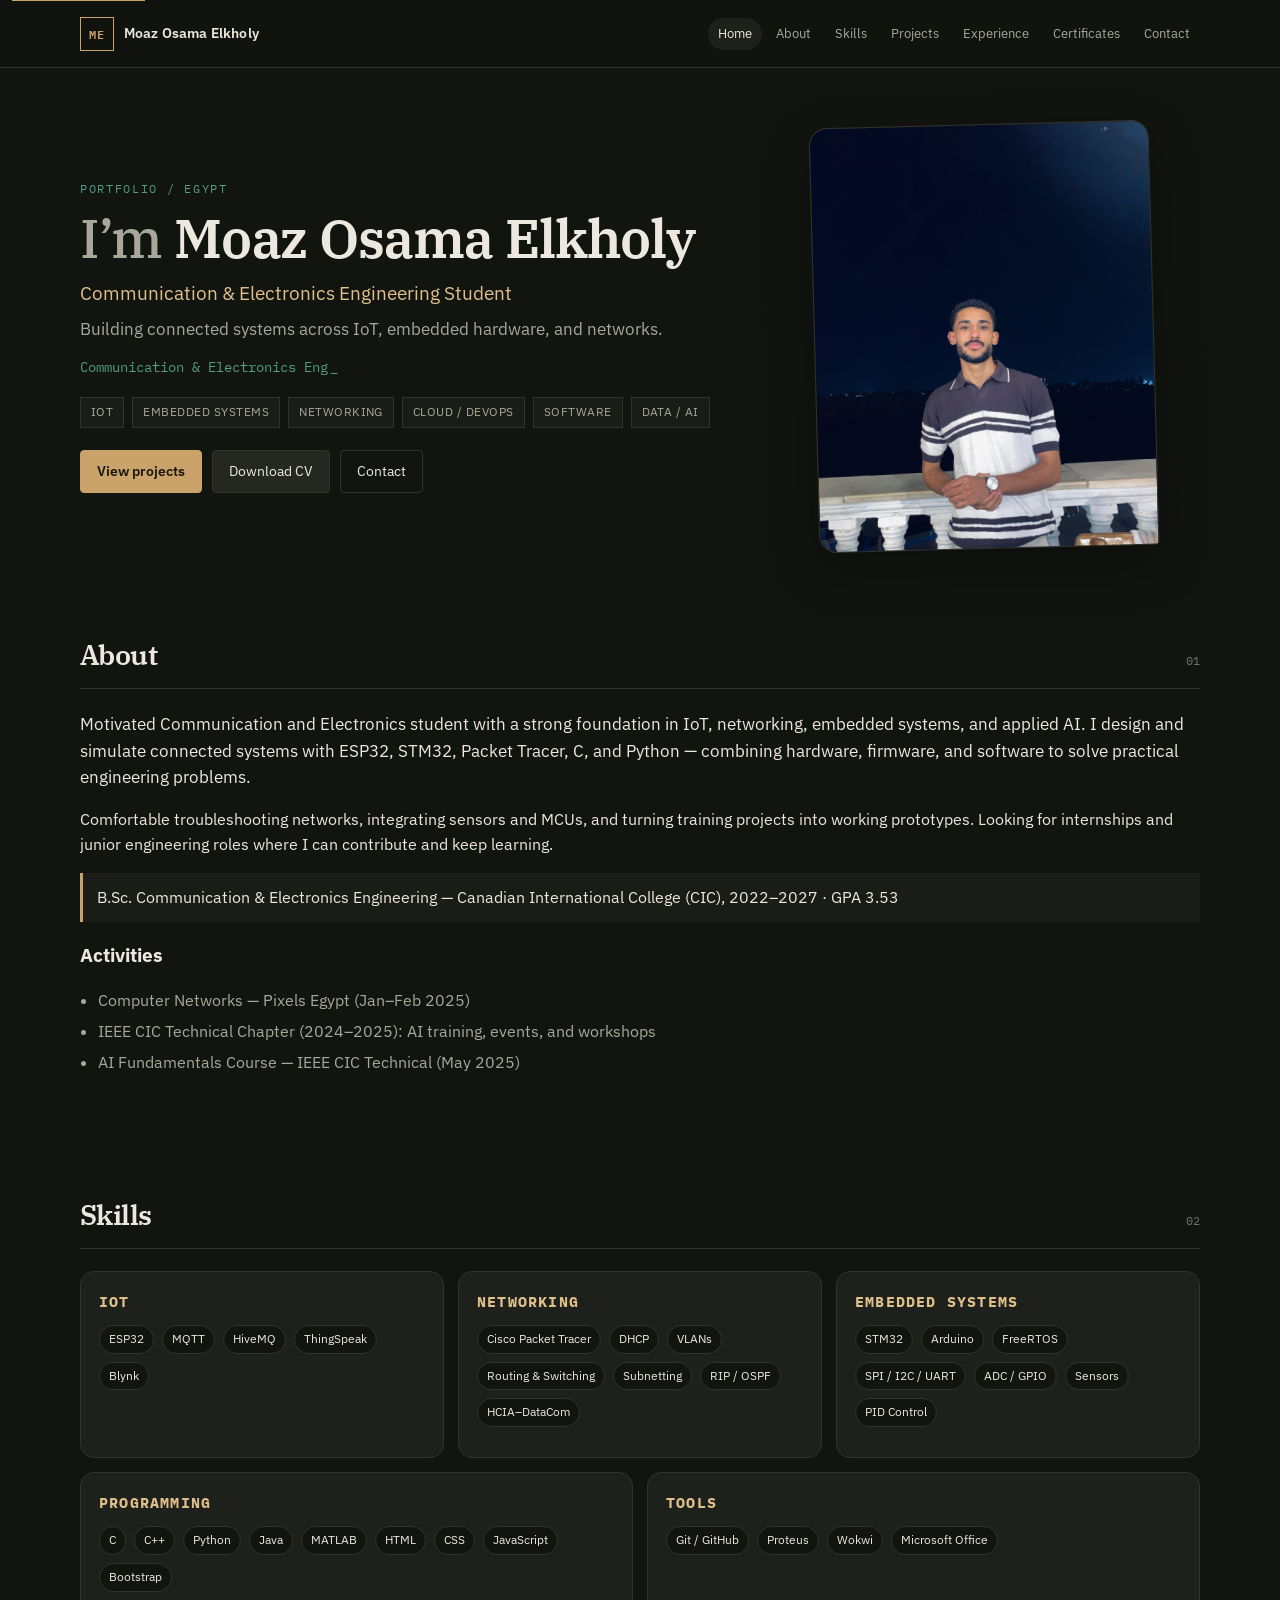
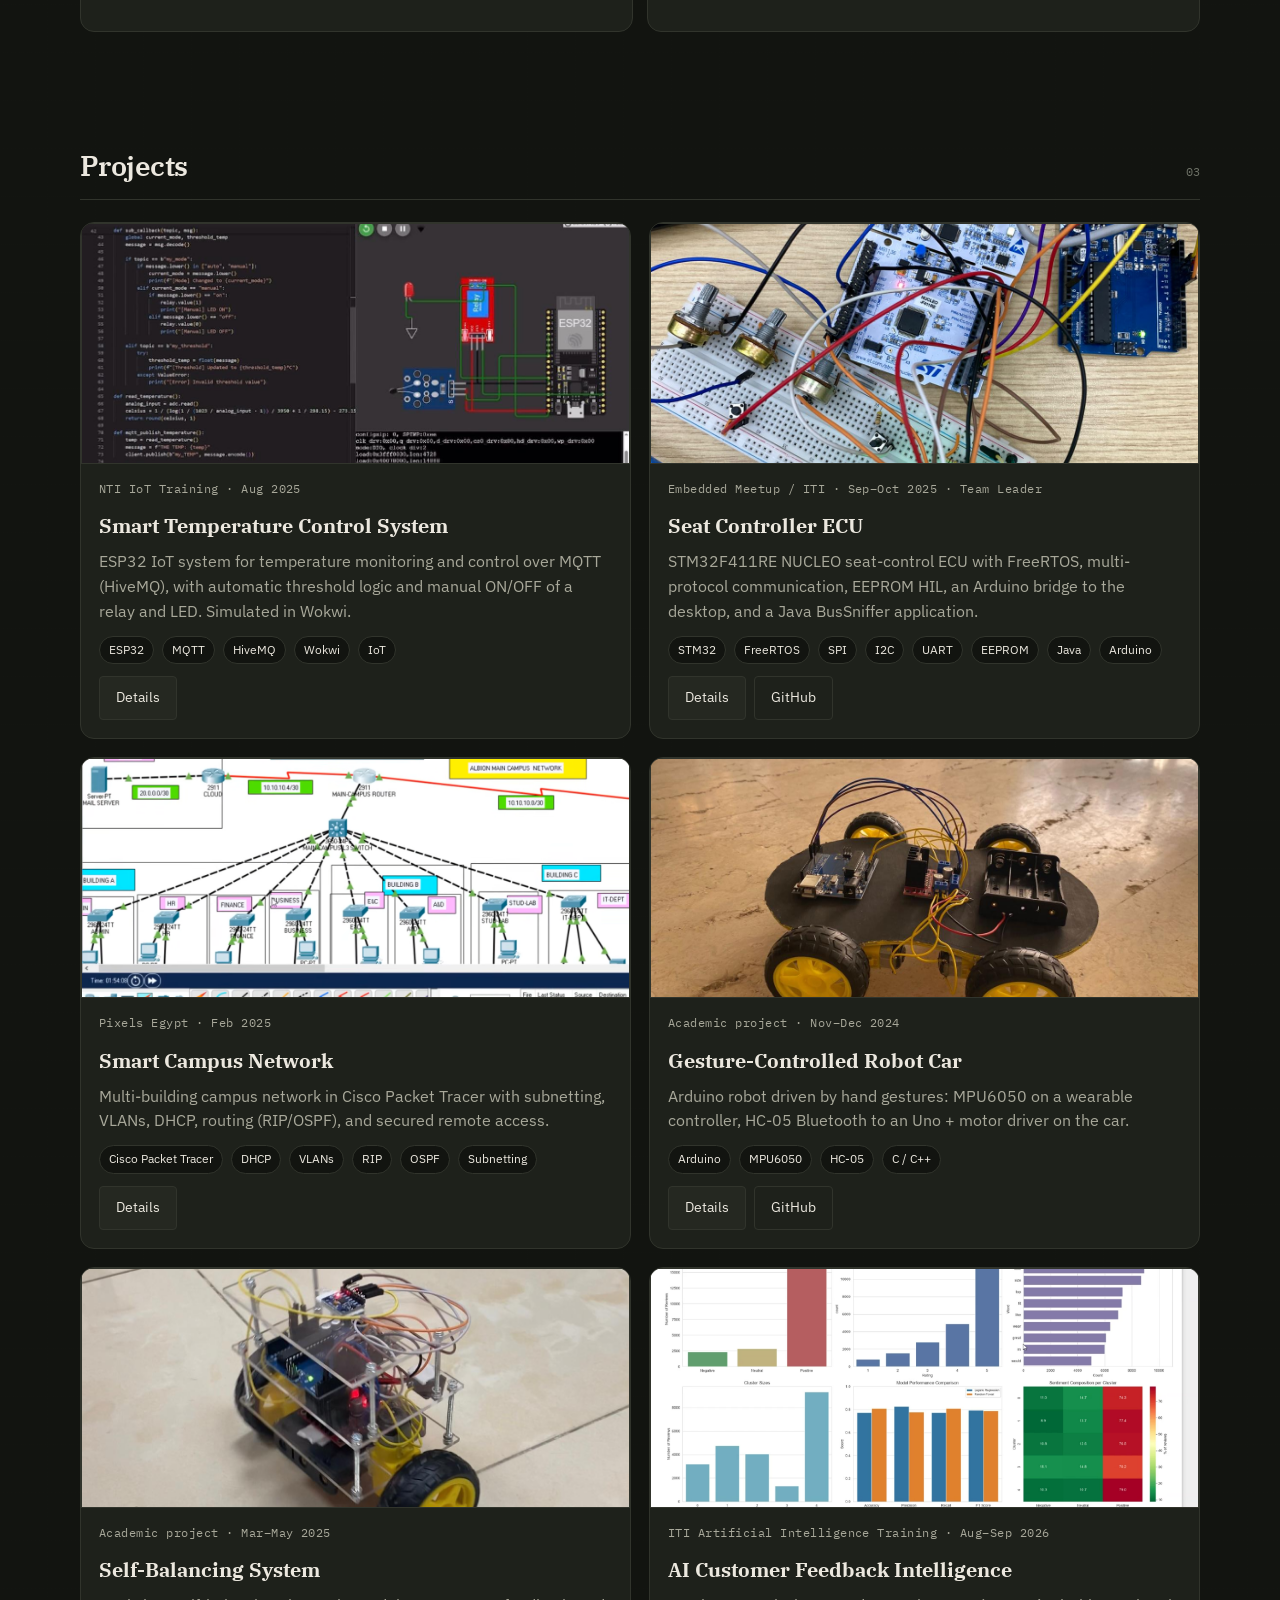
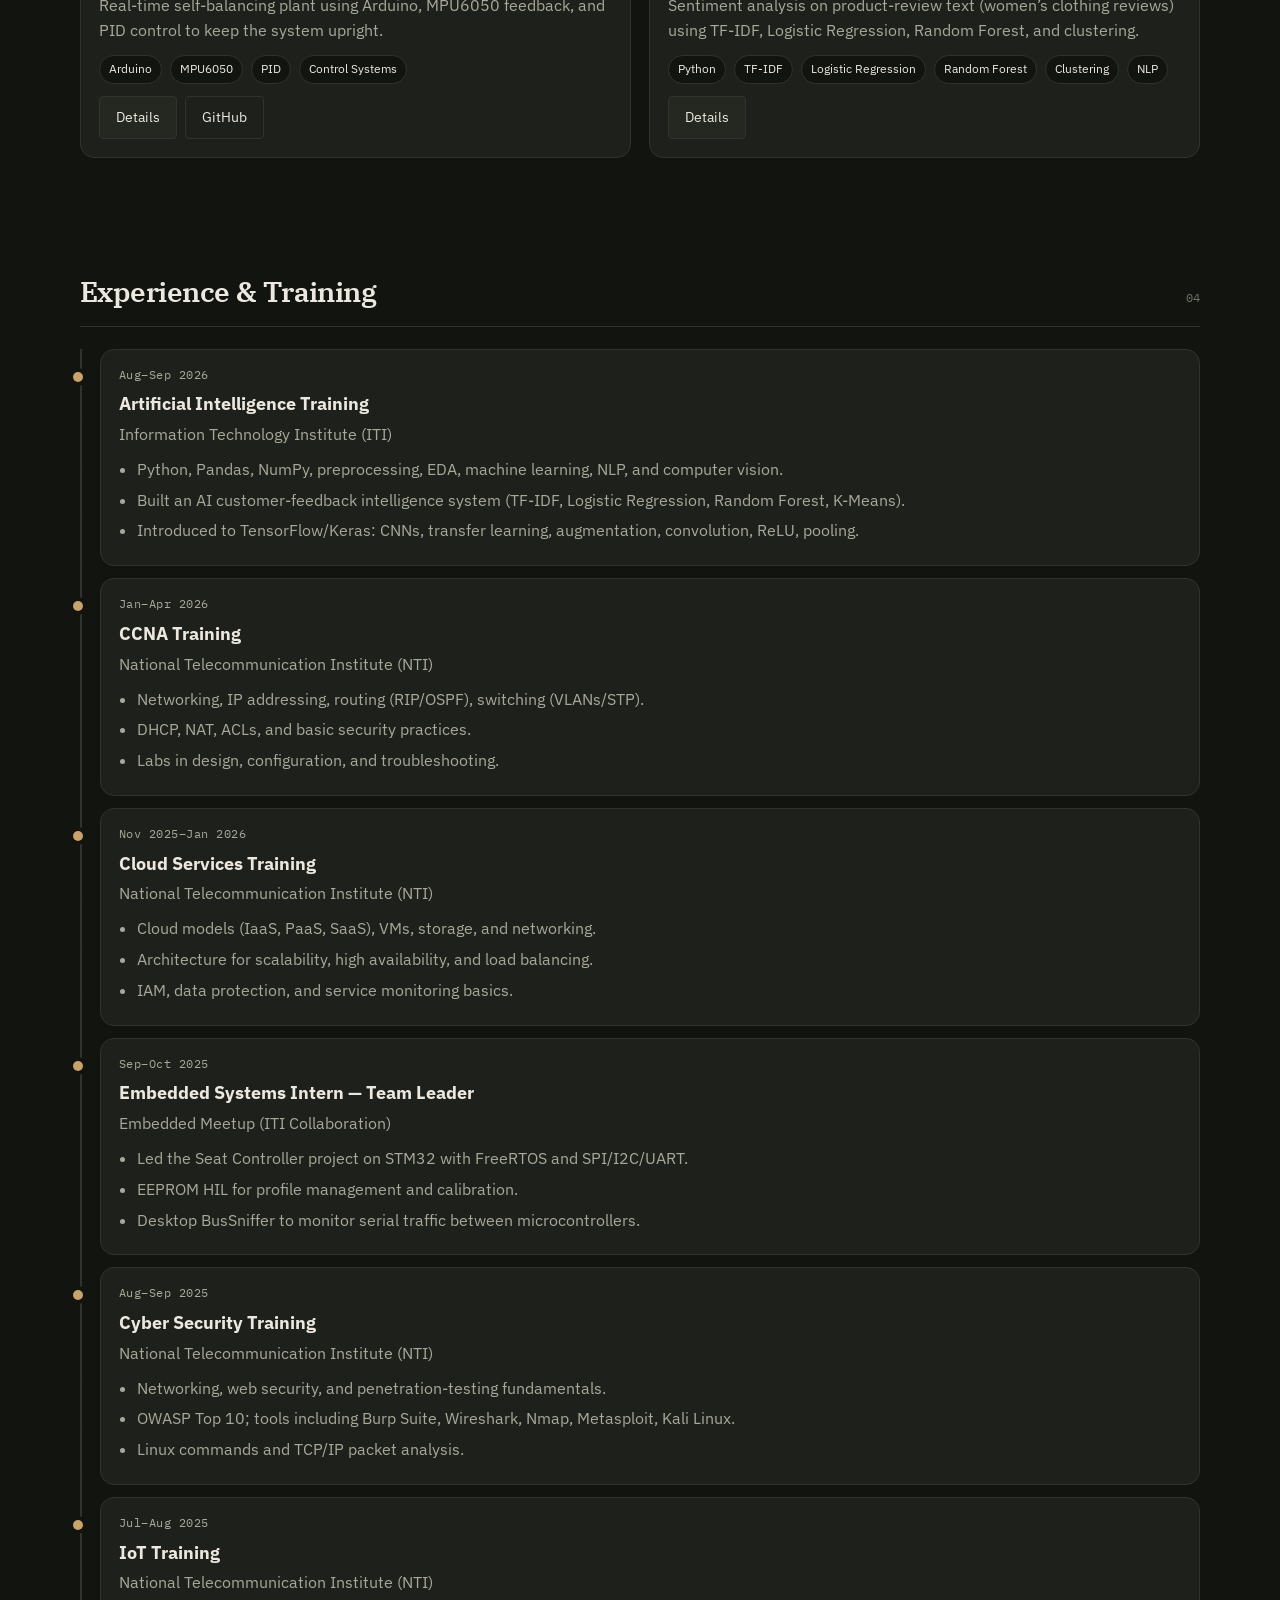
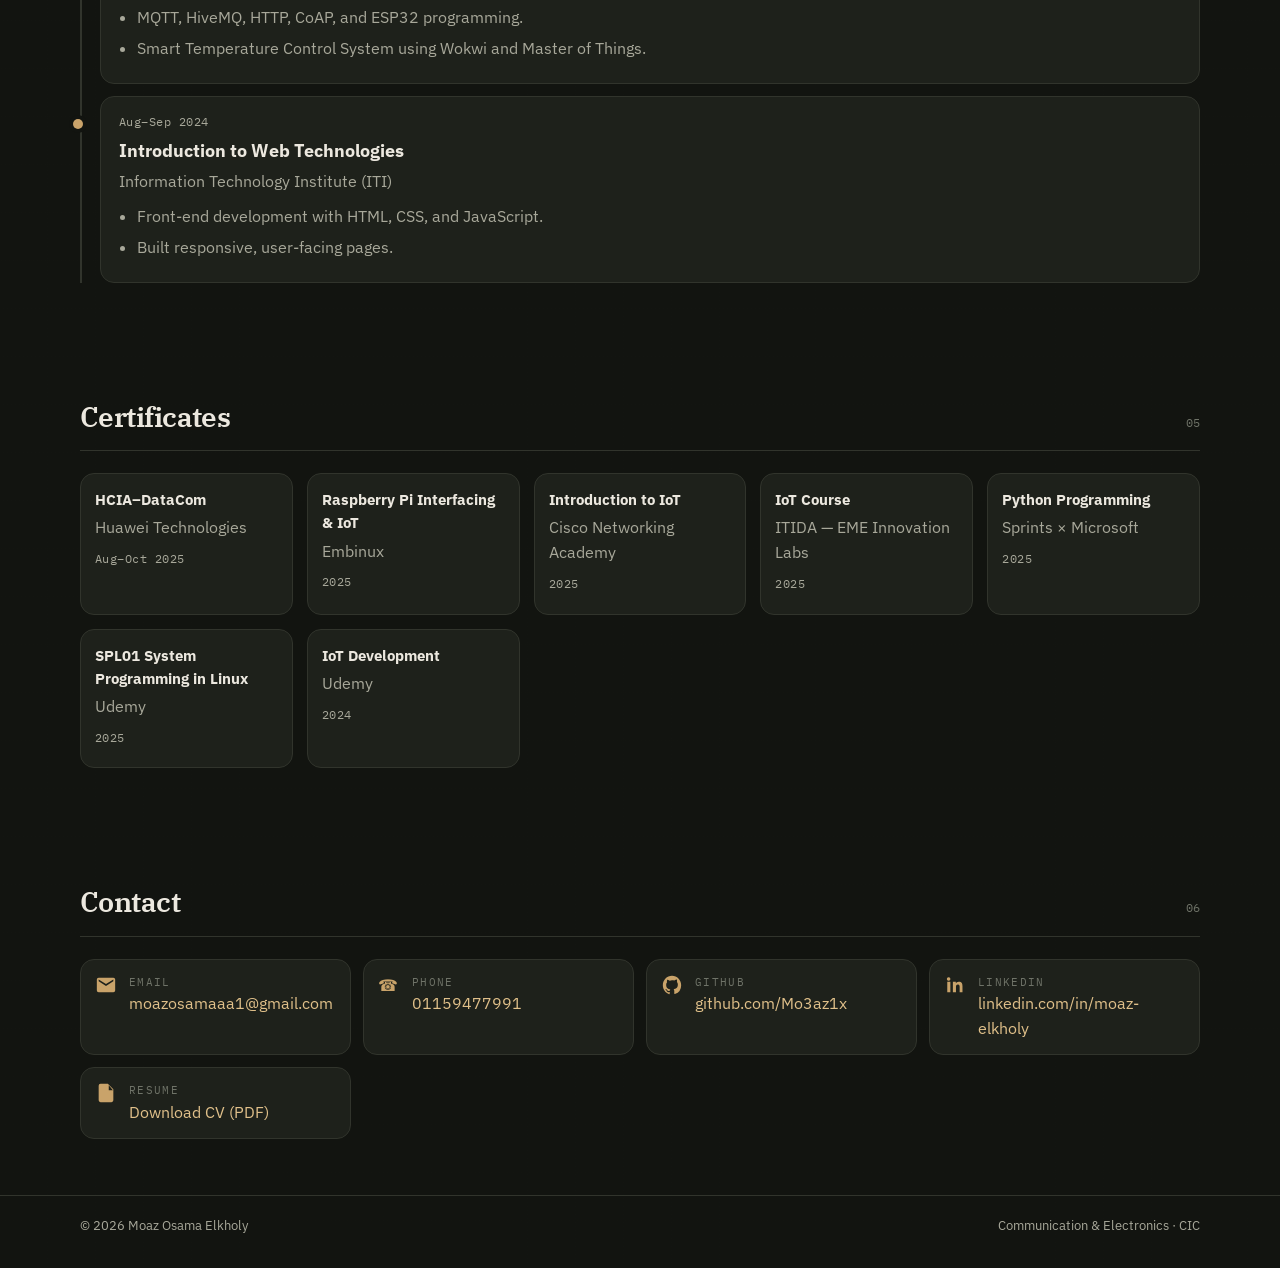
<file: index.html>
<!DOCTYPE html>
<html lang="en">
<head>
  <meta charset="UTF-8">
  <meta name="viewport" content="width=device-width, initial-scale=1.0">
  <title>Moaz Osama Elkholy — Portfolio</title>
  <meta name="description" content="Portfolio of Moaz Osama Elkholy: Communication & Electronics Engineering — IoT, embedded systems, networking, cloud, and software.">
  <meta name="color-scheme" content="dark">
  <meta property="og:title" content="Moaz Osama Elkholy — Portfolio">
  <meta property="og:description" content="IoT, embedded systems, networking, cloud, and software projects.">
  <link rel="preconnect" href="https://fonts.googleapis.com">
  <link rel="preconnect" href="https://fonts.gstatic.com" crossorigin>
  <link href="https://fonts.googleapis.com/css2?family=IBM+Plex+Mono:wght@400;500&family=IBM+Plex+Sans:wght@400;500;600&family=IBM+Plex+Serif:wght@500;600&display=swap" rel="stylesheet">
  <link rel="stylesheet" href="css/styles.css">
  <link rel="icon" href="data:image/svg+xml,%3Csvg xmlns='http://www.w3.org/2000/svg' viewBox='0 0 64 64'%3E%3Crect width='64' height='64' fill='%23121410'/%3E%3Ctext x='8' y='44' font-family='monospace' font-size='28' fill='%23c9a36a'%3EME%3C/text%3E%3C/svg%3E">
</head>
<body data-asset-prefix="">
  <a class="skip-link" href="#home">Skip to content</a>
  <header class="site-header" data-header></header>

  <main>
    <section id="home" class="hero">
      <div class="container">
        <div data-hero class="reveal"></div>
      </div>
    </section>

    <section id="about" class="section">
      <div class="container">
        <div class="section-head">
          <h2>About</h2>
          <span class="section-kicker">01</span>
        </div>
        <div data-about></div>
      </div>
    </section>

    <section id="skills" class="section">
      <div class="container">
        <div class="section-head">
          <h2>Skills</h2>
          <span class="section-kicker">02</span>
        </div>
        <div class="skills-grid" data-skills></div>
      </div>
    </section>

    <section id="projects" class="section">
      <div class="container">
        <div class="section-head">
          <h2>Projects</h2>
          <span class="section-kicker">03</span>
        </div>
        <div class="projects-grid" data-projects></div>
      </div>
    </section>

    <section id="experience" class="section">
      <div class="container">
        <div class="section-head">
          <h2>Experience & Training</h2>
          <span class="section-kicker">04</span>
        </div>
        <div class="timeline" data-experience></div>
      </div>
    </section>

    <section id="certificates" class="section">
      <div class="container">
        <div class="section-head">
          <h2>Certificates</h2>
          <span class="section-kicker">05</span>
        </div>
        <div class="certs-grid" data-certificates></div>
      </div>
    </section>

    <section id="contact" class="section">
      <div class="container">
        <div class="section-head">
          <h2>Contact</h2>
          <span class="section-kicker">06</span>
        </div>
        <div data-contact></div>
      </div>
    </section>
  </main>

  <footer class="site-footer" data-footer></footer>

  <noscript>
    <p style="padding:2rem;color:#ece8df;">This portfolio needs JavaScript enabled. You can also download the CV from assets/Moaz_Elkholy_CV.pdf</p>
  </noscript>

  <!-- Edit your information in js/content.js -->
  <script src="js/content.js"></script>
  <script src="js/render.js"></script>
  <script src="js/app.js"></script>
</body>
</html>
</file>
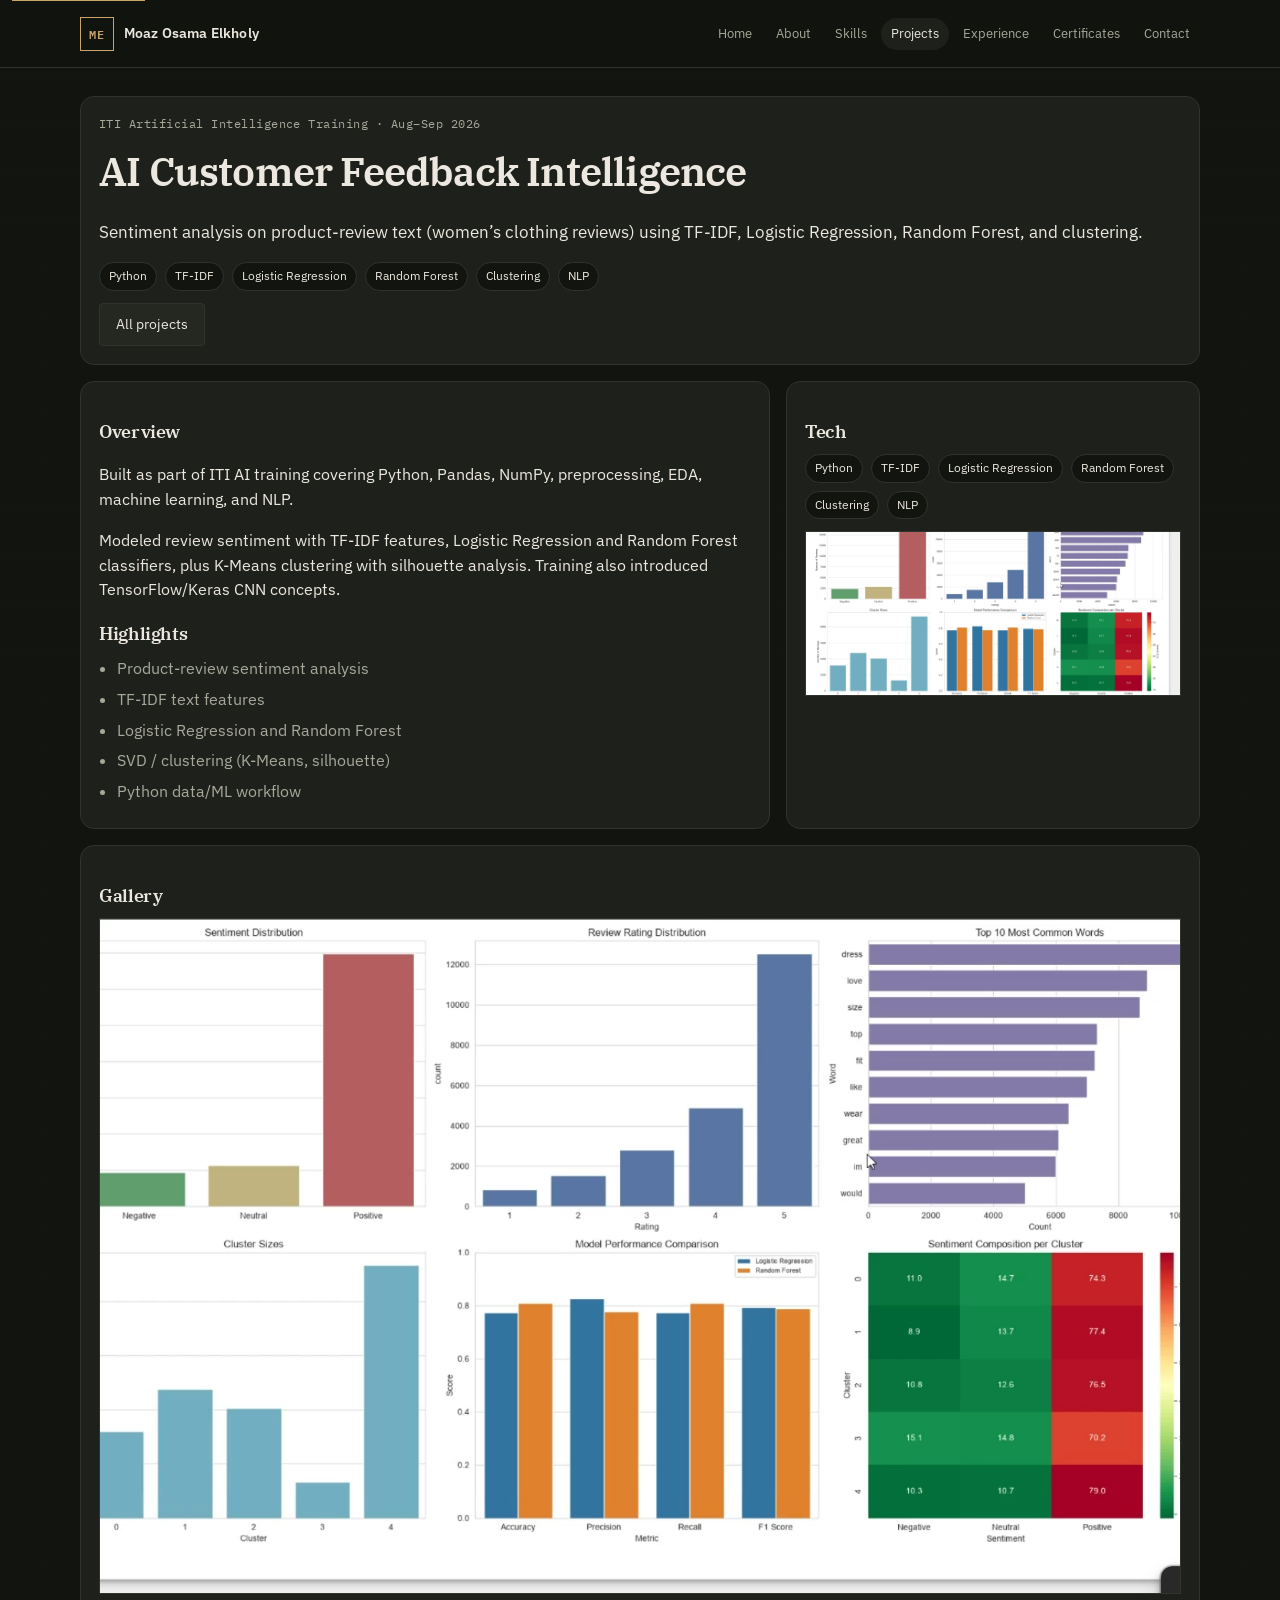
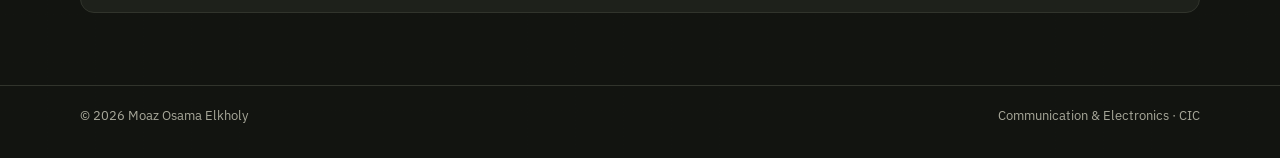
<file: projects/ai-feedback.html>
﻿<!DOCTYPE html>
<html lang="en">
<head>
  <meta charset="UTF-8">
  <meta name="viewport" content="width=device-width, initial-scale=1.0">
  <title>AI Customer Feedback Intelligence — Moaz Osama Elkholy</title>
  <meta name="description" content="Sentiment analysis with TF-IDF, Logistic Regression, and Random Forest.">
  <meta name="color-scheme" content="dark">
  <link rel="preconnect" href="https://fonts.googleapis.com">
  <link rel="preconnect" href="https://fonts.gstatic.com" crossorigin>
  <link href="https://fonts.googleapis.com/css2?family=IBM+Plex+Mono:wght@400;500&family=IBM+Plex+Sans:wght@400;500;600&family=IBM+Plex+Serif:wght@500;600&display=swap" rel="stylesheet">
  <link rel="stylesheet" href="../css/styles.css">
  <link rel="icon" href="data:image/svg+xml,%3Csvg xmlns='http://www.w3.org/2000/svg' viewBox='0 0 64 64'%3E%3Crect width='64' height='64' fill='%23121410'/%3E%3Ctext x='8' y='44' font-family='monospace' font-size='28' fill='%23c9a36a'%3EME%3C/text%3E%3C/svg%3E">
</head>
<body data-asset-prefix="../" data-project-id="ai-feedback">
  <a class="skip-link" href="#project">Skip to content</a>
  <header class="site-header" data-header></header>
  <main id="project" class="section content">
    <div class="container" data-project></div>
  </main>
  <footer class="site-footer" data-footer></footer>
  <script src="../js/content.js"></script>
  <script src="../js/render.js"></script>
  <script src="../js/project.js"></script>
</body>
</html>
</file>
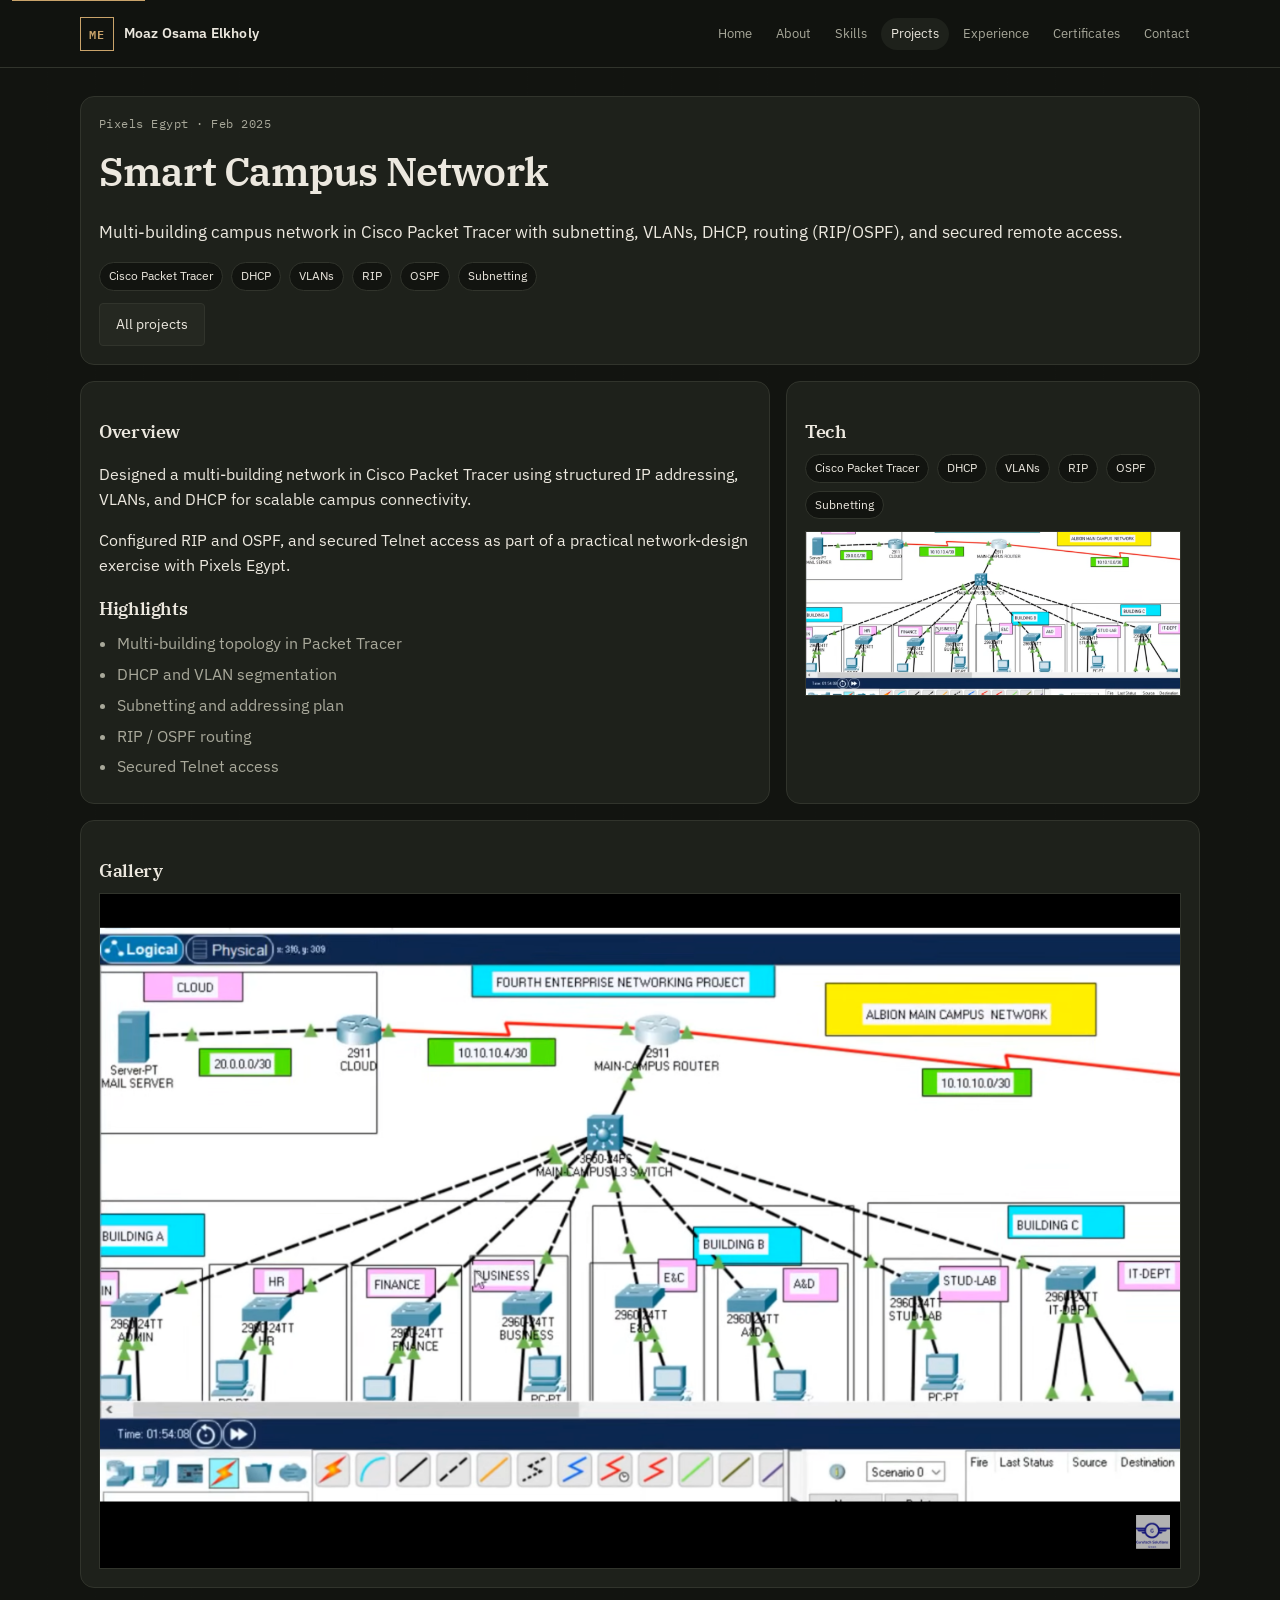
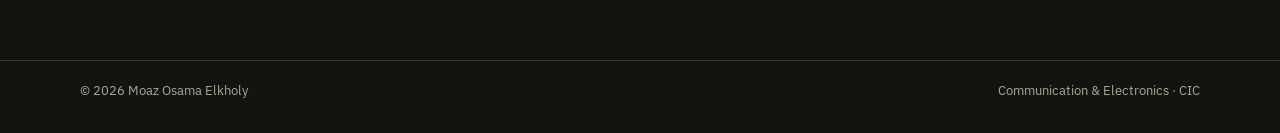
<file: projects/campus-network.html>
﻿<!DOCTYPE html>
<html lang="en">
<head>
  <meta charset="UTF-8">
  <meta name="viewport" content="width=device-width, initial-scale=1.0">
  <title>Smart Campus Network — Moaz Osama Elkholy</title>
  <meta name="description" content="Multi-building campus network in Cisco Packet Tracer.">
  <meta name="color-scheme" content="dark">
  <link rel="preconnect" href="https://fonts.googleapis.com">
  <link rel="preconnect" href="https://fonts.gstatic.com" crossorigin>
  <link href="https://fonts.googleapis.com/css2?family=IBM+Plex+Mono:wght@400;500&family=IBM+Plex+Sans:wght@400;500;600&family=IBM+Plex+Serif:wght@500;600&display=swap" rel="stylesheet">
  <link rel="stylesheet" href="../css/styles.css">
  <link rel="icon" href="data:image/svg+xml,%3Csvg xmlns='http://www.w3.org/2000/svg' viewBox='0 0 64 64'%3E%3Crect width='64' height='64' fill='%23121410'/%3E%3Ctext x='8' y='44' font-family='monospace' font-size='28' fill='%23c9a36a'%3EME%3C/text%3E%3C/svg%3E">
</head>
<body data-asset-prefix="../" data-project-id="campus-network">
  <a class="skip-link" href="#project">Skip to content</a>
  <header class="site-header" data-header></header>
  <main id="project" class="section content">
    <div class="container" data-project></div>
  </main>
  <footer class="site-footer" data-footer></footer>
  <script src="../js/content.js"></script>
  <script src="../js/render.js"></script>
  <script src="../js/project.js"></script>
</body>
</html>
</file>
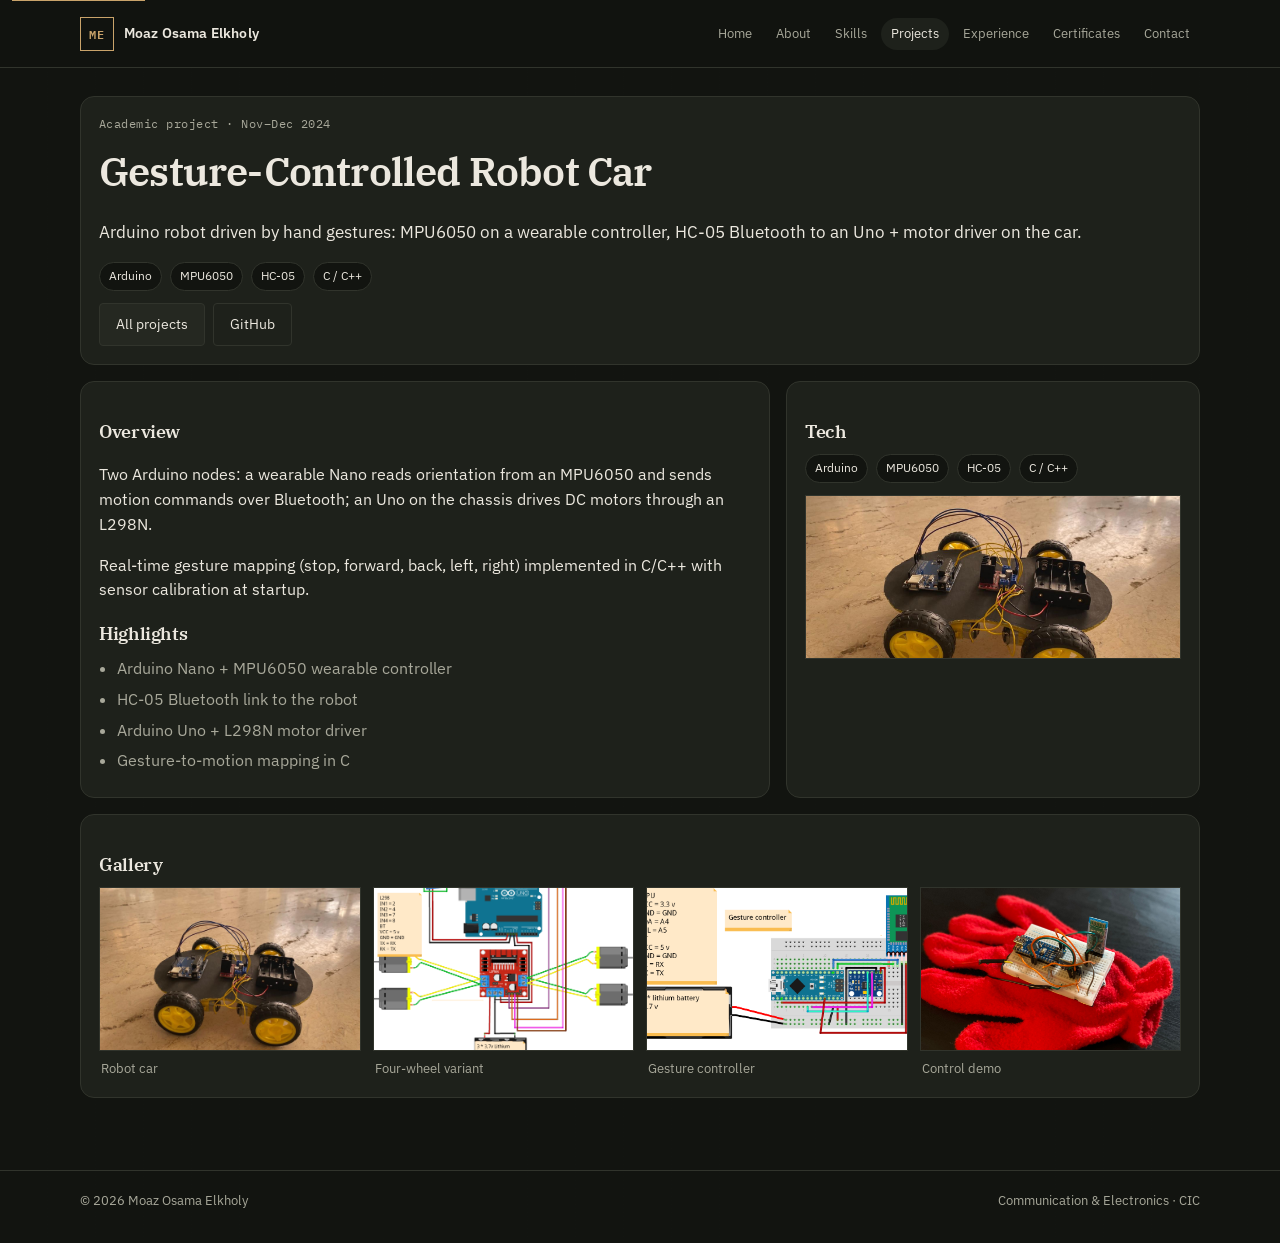
<file: projects/gesture-car.html>
﻿<!DOCTYPE html>
<html lang="en">
<head>
  <meta charset="UTF-8">
  <meta name="viewport" content="width=device-width, initial-scale=1.0">
  <title>Gesture-Controlled Robot Car — Moaz Osama Elkholy</title>
  <meta name="description" content="Arduino gesture-controlled robot car using MPU6050 and HC-05.">
  <meta name="color-scheme" content="dark">
  <link rel="preconnect" href="https://fonts.googleapis.com">
  <link rel="preconnect" href="https://fonts.gstatic.com" crossorigin>
  <link href="https://fonts.googleapis.com/css2?family=IBM+Plex+Mono:wght@400;500&family=IBM+Plex+Sans:wght@400;500;600&family=IBM+Plex+Serif:wght@500;600&display=swap" rel="stylesheet">
  <link rel="stylesheet" href="../css/styles.css">
  <link rel="icon" href="data:image/svg+xml,%3Csvg xmlns='http://www.w3.org/2000/svg' viewBox='0 0 64 64'%3E%3Crect width='64' height='64' fill='%23121410'/%3E%3Ctext x='8' y='44' font-family='monospace' font-size='28' fill='%23c9a36a'%3EME%3C/text%3E%3C/svg%3E">
</head>
<body data-asset-prefix="../" data-project-id="gesture-car">
  <a class="skip-link" href="#project">Skip to content</a>
  <header class="site-header" data-header></header>
  <main id="project" class="section content">
    <div class="container" data-project></div>
  </main>
  <footer class="site-footer" data-footer></footer>
  <script src="../js/content.js"></script>
  <script src="../js/render.js"></script>
  <script src="../js/project.js"></script>
</body>
</html>
</file>
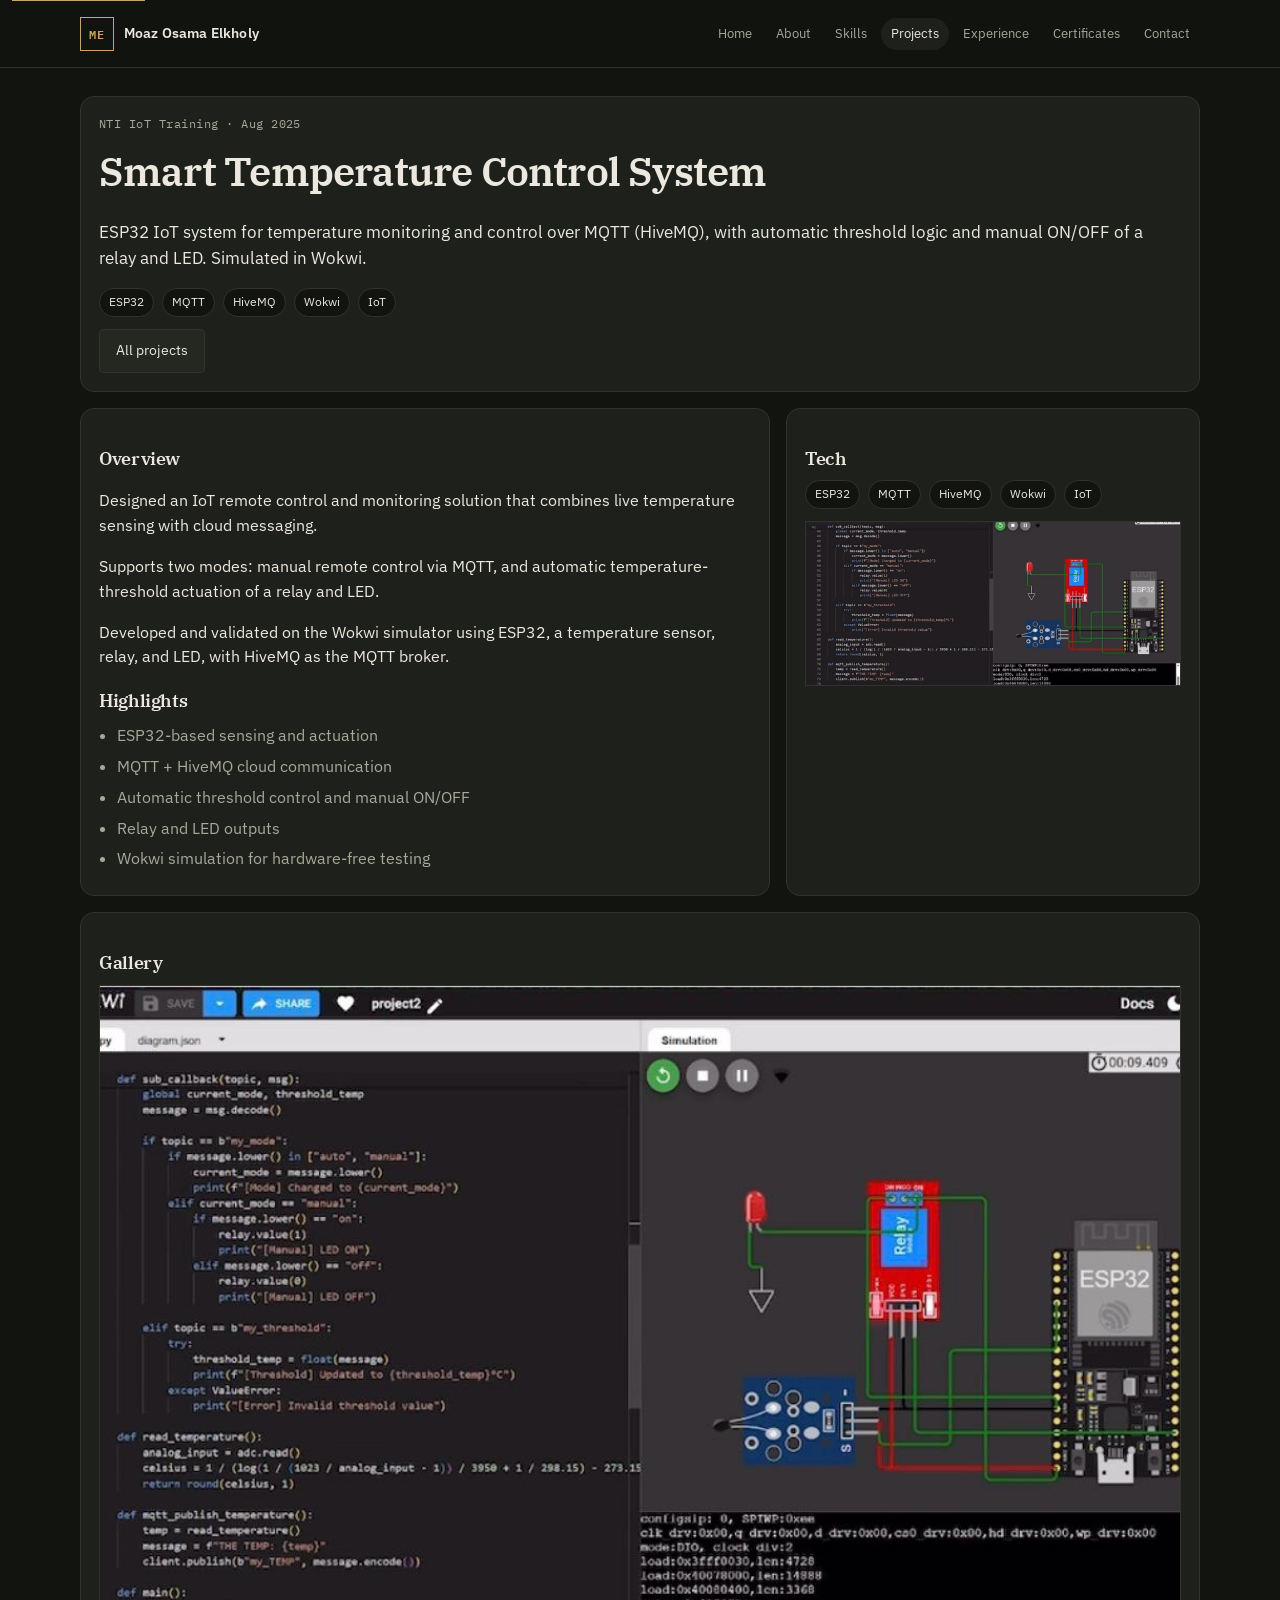
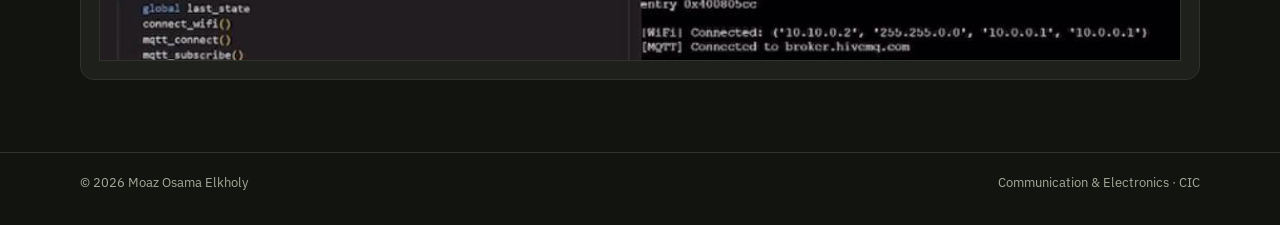
<file: projects/iot-temperature.html>
﻿<!DOCTYPE html>
<html lang="en">
<head>
  <meta charset="UTF-8">
  <meta name="viewport" content="width=device-width, initial-scale=1.0">
  <title>Smart Temperature Control System — Moaz Osama Elkholy</title>
  <meta name="description" content="ESP32 MQTT temperature monitoring and control with HiveMQ.">
  <meta name="color-scheme" content="dark">
  <link rel="preconnect" href="https://fonts.googleapis.com">
  <link rel="preconnect" href="https://fonts.gstatic.com" crossorigin>
  <link href="https://fonts.googleapis.com/css2?family=IBM+Plex+Mono:wght@400;500&family=IBM+Plex+Sans:wght@400;500;600&family=IBM+Plex+Serif:wght@500;600&display=swap" rel="stylesheet">
  <link rel="stylesheet" href="../css/styles.css">
  <link rel="icon" href="data:image/svg+xml,%3Csvg xmlns='http://www.w3.org/2000/svg' viewBox='0 0 64 64'%3E%3Crect width='64' height='64' fill='%23121410'/%3E%3Ctext x='8' y='44' font-family='monospace' font-size='28' fill='%23c9a36a'%3EME%3C/text%3E%3C/svg%3E">
</head>
<body data-asset-prefix="../" data-project-id="iot-temperature">
  <a class="skip-link" href="#project">Skip to content</a>
  <header class="site-header" data-header></header>
  <main id="project" class="section content">
    <div class="container" data-project></div>
  </main>
  <footer class="site-footer" data-footer></footer>
  <script src="../js/content.js"></script>
  <script src="../js/render.js"></script>
  <script src="../js/project.js"></script>
</body>
</html>
</file>
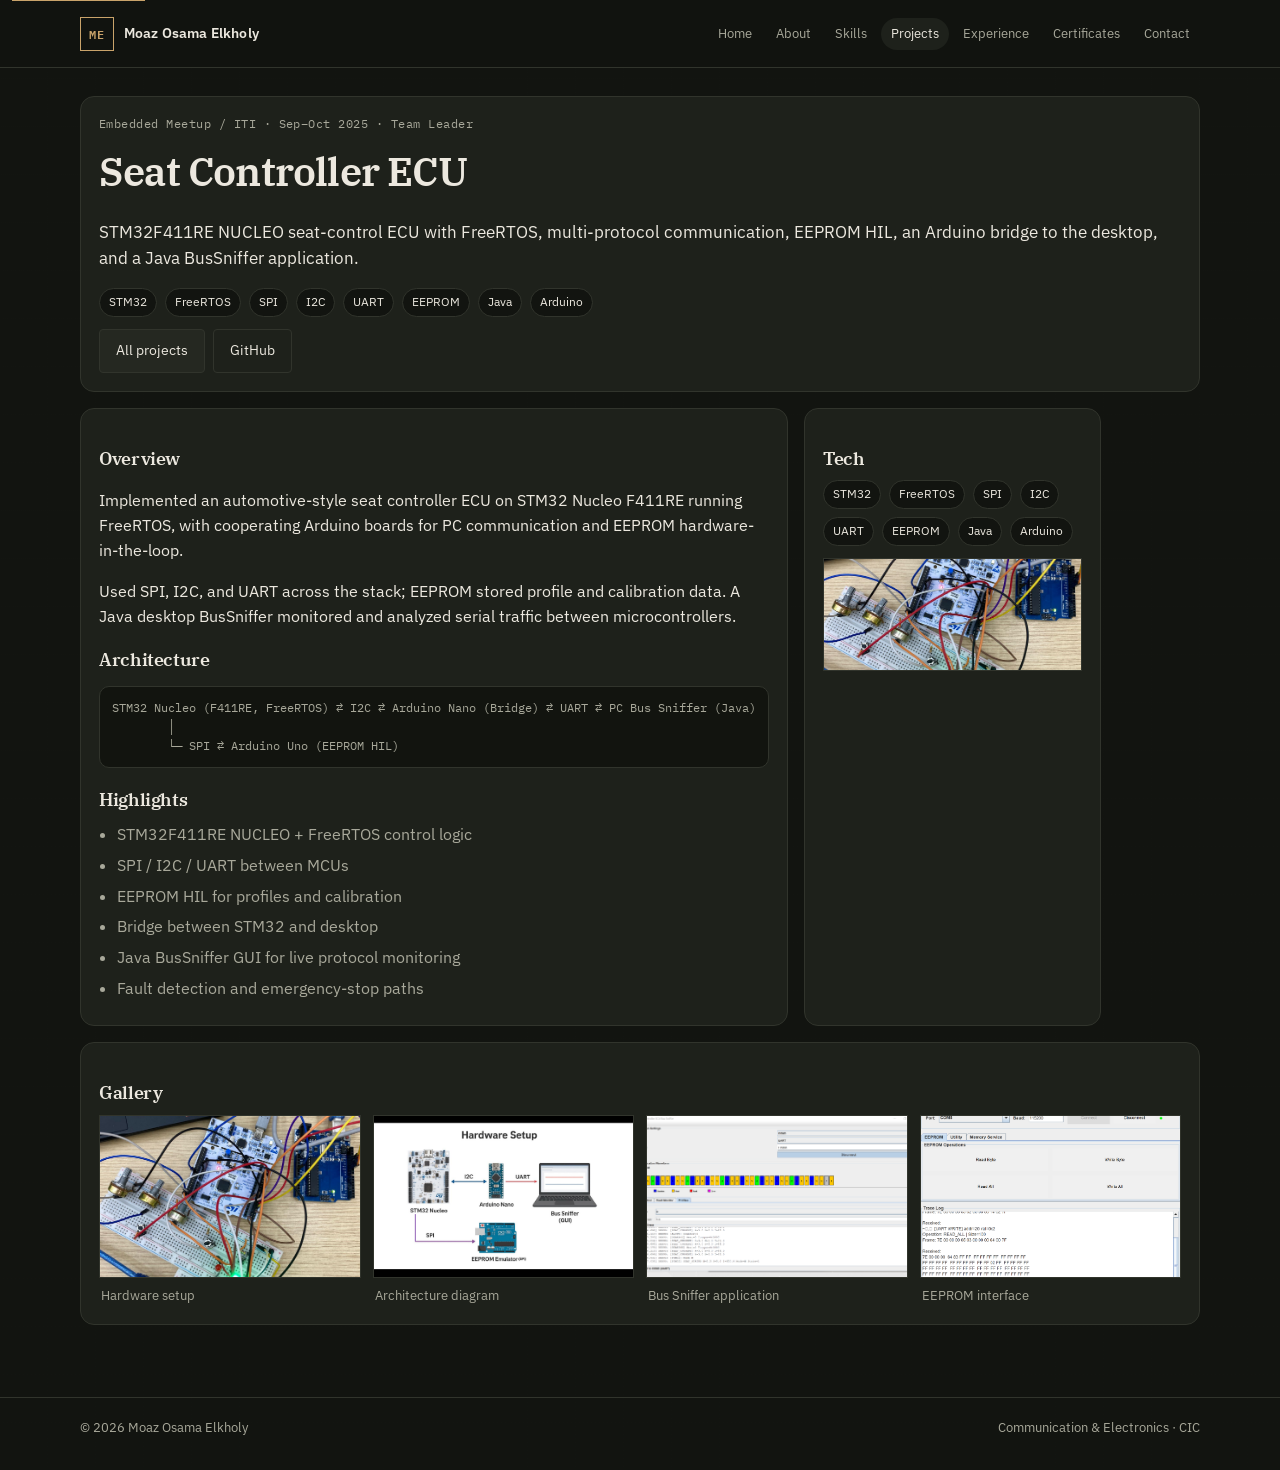
<file: projects/seat-controller.html>
﻿<!DOCTYPE html>
<html lang="en">
<head>
  <meta charset="UTF-8">
  <meta name="viewport" content="width=device-width, initial-scale=1.0">
  <title>Seat Controller ECU — Moaz Osama Elkholy</title>
  <meta name="description" content="STM32 FreeRTOS seat controller with BusSniffer and EEPROM HIL.">
  <meta name="color-scheme" content="dark">
  <link rel="preconnect" href="https://fonts.googleapis.com">
  <link rel="preconnect" href="https://fonts.gstatic.com" crossorigin>
  <link href="https://fonts.googleapis.com/css2?family=IBM+Plex+Mono:wght@400;500&family=IBM+Plex+Sans:wght@400;500;600&family=IBM+Plex+Serif:wght@500;600&display=swap" rel="stylesheet">
  <link rel="stylesheet" href="../css/styles.css">
  <link rel="icon" href="data:image/svg+xml,%3Csvg xmlns='http://www.w3.org/2000/svg' viewBox='0 0 64 64'%3E%3Crect width='64' height='64' fill='%23121410'/%3E%3Ctext x='8' y='44' font-family='monospace' font-size='28' fill='%23c9a36a'%3EME%3C/text%3E%3C/svg%3E">
</head>
<body data-asset-prefix="../" data-project-id="seat-controller">
  <a class="skip-link" href="#project">Skip to content</a>
  <header class="site-header" data-header></header>
  <main id="project" class="section content">
    <div class="container" data-project></div>
  </main>
  <footer class="site-footer" data-footer></footer>
  <script src="../js/content.js"></script>
  <script src="../js/render.js"></script>
  <script src="../js/project.js"></script>
</body>
</html>
</file>
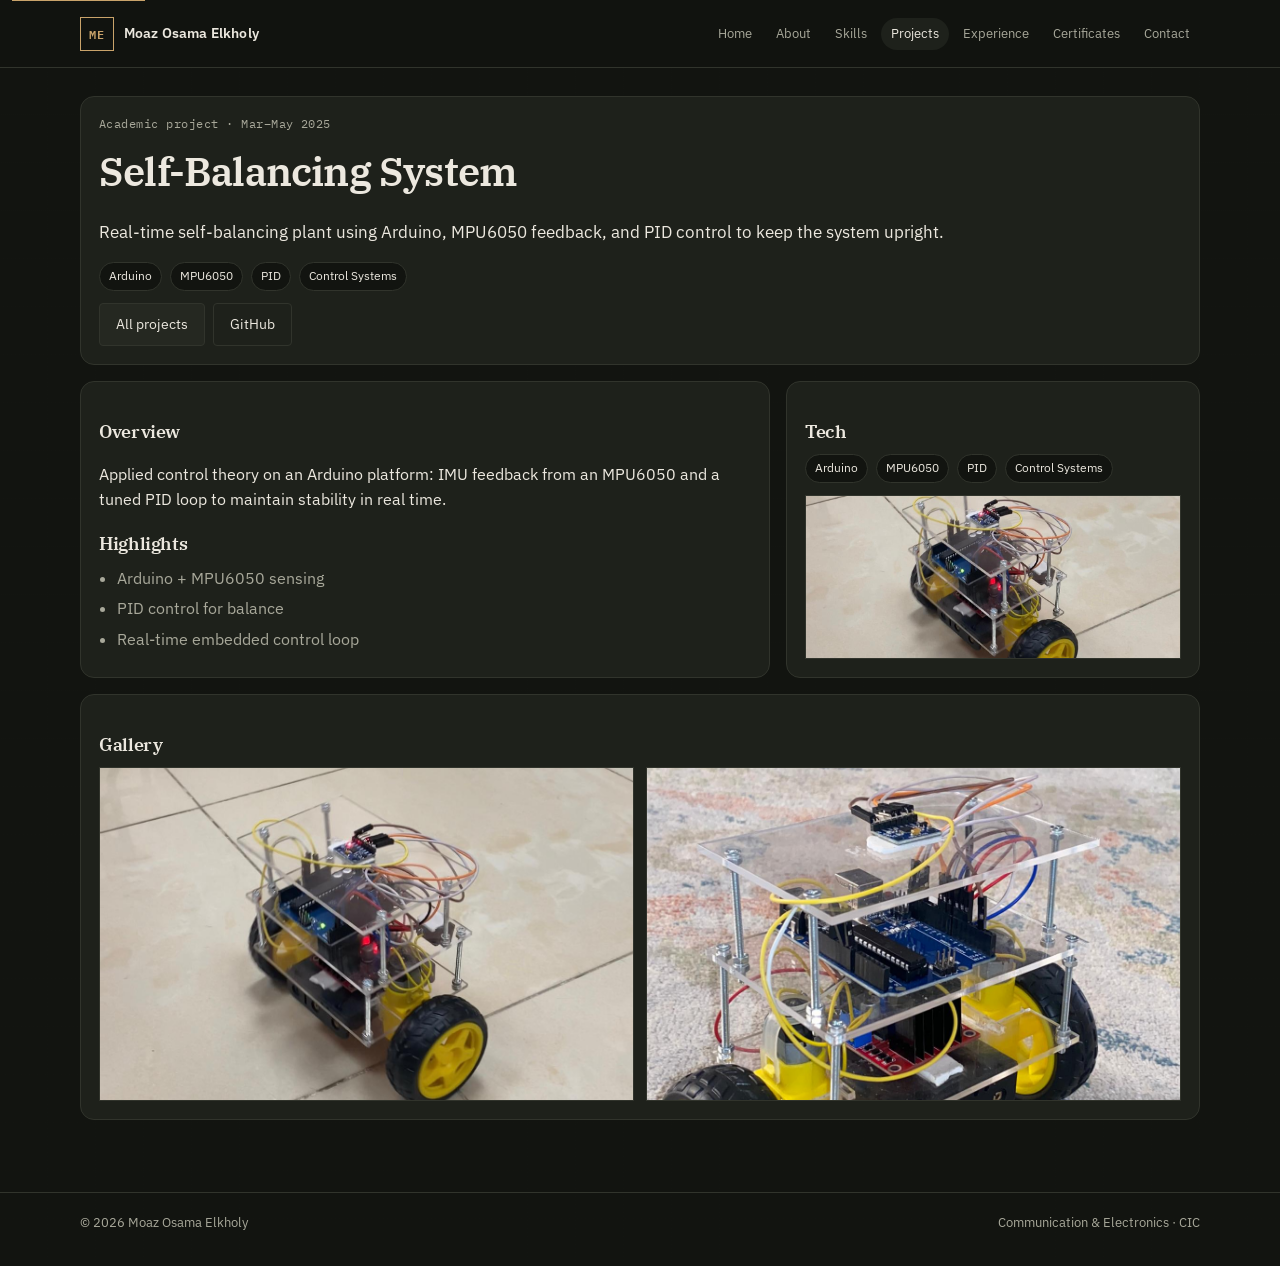
<file: projects/self-balancing.html>
﻿<!DOCTYPE html>
<html lang="en">
<head>
  <meta charset="UTF-8">
  <meta name="viewport" content="width=device-width, initial-scale=1.0">
  <title>Self-Balancing System — Moaz Osama Elkholy</title>
  <meta name="description" content="Arduino self-balancing system with MPU6050 and PID control.">
  <meta name="color-scheme" content="dark">
  <link rel="preconnect" href="https://fonts.googleapis.com">
  <link rel="preconnect" href="https://fonts.gstatic.com" crossorigin>
  <link href="https://fonts.googleapis.com/css2?family=IBM+Plex+Mono:wght@400;500&family=IBM+Plex+Sans:wght@400;500;600&family=IBM+Plex+Serif:wght@500;600&display=swap" rel="stylesheet">
  <link rel="stylesheet" href="../css/styles.css">
  <link rel="icon" href="data:image/svg+xml,%3Csvg xmlns='http://www.w3.org/2000/svg' viewBox='0 0 64 64'%3E%3Crect width='64' height='64' fill='%23121410'/%3E%3Ctext x='8' y='44' font-family='monospace' font-size='28' fill='%23c9a36a'%3EME%3C/text%3E%3C/svg%3E">
</head>
<body data-asset-prefix="../" data-project-id="self-balancing">
  <a class="skip-link" href="#project">Skip to content</a>
  <header class="site-header" data-header></header>
  <main id="project" class="section content">
    <div class="container" data-project></div>
  </main>
  <footer class="site-footer" data-footer></footer>
  <script src="../js/content.js"></script>
  <script src="../js/render.js"></script>
  <script src="../js/project.js"></script>
</body>
</html>
</file>
<file: css/styles.css>
:root {
  --bg: #121410;
  --bg-elev: #1a1c17;
  --panel: #1e211b;
  --panel-2: #252821;
  --text: #ece8df;
  --muted: #a8a89a;
  --faint: #6f7368;
  --brass: #c9a36a;
  --brass-2: #e0c08a;
  --signal: #4f9d8a;
  --signal-dim: rgba(79, 157, 138, 0.16);
  --brass-dim: rgba(201, 163, 106, 0.16);
  --border: #31342c;
  --danger-line: #8a6a3b;
  --shadow: 0 18px 50px rgba(0, 0, 0, 0.28);
  --radius: 14px;
  --header-h: 68px;
}

* { box-sizing: border-box; }
html { scroll-behavior: smooth; }
html, body { min-height: 100%; }
body {
  margin: 0;
  color: var(--text);
  font-family: "IBM Plex Sans", "Segoe UI", sans-serif;
  background:
    linear-gradient(180deg, rgba(18, 20, 16, 0.92), rgba(18, 20, 16, 0.97)),
    repeating-linear-gradient(
      0deg,
      transparent,
      transparent 47px,
      rgba(201, 163, 106, 0.035) 48px
    ),
    repeating-linear-gradient(
      90deg,
      transparent,
      transparent 47px,
      rgba(79, 157, 138, 0.03) 48px
    ),
    var(--bg);
  line-height: 1.55;
}

img { max-width: 100%; display: block; }
a { color: var(--brass-2); text-decoration: none; }
a:hover { color: #f3ddb4; }
:focus-visible {
  outline: 2px solid var(--brass);
  outline-offset: 3px;
}

.skip-link {
  position: absolute;
  left: 12px;
  top: -40px;
  background: var(--brass);
  color: #1a160f;
  padding: 8px 12px;
  z-index: 100;
}
.skip-link:focus { top: 12px; }

.container { width: min(1120px, 92%); margin: 0 auto; }

.site-header {
  position: sticky;
  top: 0;
  z-index: 20;
  height: var(--header-h);
  background: rgba(18, 20, 16, 0.82);
  backdrop-filter: blur(14px);
  border-bottom: 1px solid var(--border);
}
.header-inner {
  display: flex;
  align-items: center;
  justify-content: space-between;
  height: var(--header-h);
  gap: 16px;
}
.brand {
  display: flex;
  align-items: center;
  gap: 10px;
  color: var(--text);
  font-weight: 600;
  letter-spacing: 0.01em;
}
.brand:hover { color: var(--text); }
.brand-mark {
  width: 34px;
  height: 34px;
  display: grid;
  place-items: center;
  border: 1px solid var(--brass);
  color: var(--brass);
  font-family: "IBM Plex Mono", ui-monospace, monospace;
  font-size: 12px;
  letter-spacing: 0.08em;
}
.brand-name { font-size: 14px; }

.nav { display: flex; align-items: center; gap: 4px; flex-wrap: wrap; }
.nav a {
  color: var(--muted);
  font-size: 13px;
  padding: 6px 10px;
  border-radius: 999px;
}
.nav a:hover, .nav a.is-active { color: var(--text); background: var(--panel); }
.nav-toggle {
  display: none;
  width: 42px;
  height: 42px;
  border: 1px solid var(--border);
  background: var(--panel);
  border-radius: 8px;
  padding: 10px 9px;
}
.nav-toggle span {
  display: block;
  height: 2px;
  background: var(--text);
  margin: 5px 0;
}

.hero { padding: 56px 0 28px; }
.hero-grid {
  display: grid;
  grid-template-columns: 1.2fr 0.8fr;
  gap: 40px;
  align-items: center;
}
.eyebrow {
  margin: 0 0 10px;
  color: var(--signal);
  font-family: "IBM Plex Mono", ui-monospace, monospace;
  font-size: 12px;
  letter-spacing: 0.14em;
  text-transform: uppercase;
}
.hero h1 {
  margin: 0 0 10px;
  font-family: "IBM Plex Serif", Georgia, serif;
  font-weight: 600;
  font-size: clamp(34px, 5vw, 54px);
  line-height: 1.12;
  letter-spacing: -0.02em;
}
.hero-hello { color: var(--muted); font-weight: 500; }
.hero-name { color: var(--text); }
.hero-role {
  margin: 0 0 8px;
  font-size: clamp(16px, 2vw, 19px);
  color: var(--brass-2);
}
.hero-lead {
  margin: 0 0 14px;
  color: var(--muted);
  max-width: 38rem;
  font-size: 17px;
}
.hero-type {
  min-height: 1.6em;
  margin: 0 0 18px;
  font-family: "IBM Plex Mono", ui-monospace, monospace;
  color: var(--signal);
  font-size: 14px;
}
.typing-cursor {
  margin-left: 2px;
  animation: blink 1s steps(1) infinite;
}
@keyframes blink { 50% { opacity: 0; } }

.interest-chips {
  list-style: none;
  display: flex;
  flex-wrap: wrap;
  gap: 8px;
  padding: 0;
  margin: 0 0 22px;
}
.interest-chips li {
  font-size: 12px;
  letter-spacing: 0.04em;
  text-transform: uppercase;
  color: var(--muted);
  border: 1px solid var(--border);
  padding: 5px 10px;
  background: var(--bg-elev);
}

.cta-row { display: flex; flex-wrap: wrap; gap: 10px; }

.hero-photo { display: flex; justify-content: center; }
.media-frame {
  position: relative;
  overflow: hidden;
  background:
    linear-gradient(135deg, var(--signal-dim), transparent 40%),
    linear-gradient(225deg, var(--brass-dim), var(--panel));
  border: 1px solid var(--border);
}
.media-frame.is-placeholder img {
  visibility: hidden;
}
.media-frame:has(img.is-missing)::after,
.media-frame.is-placeholder::after {
  content: "Image placeholder";
  position: absolute;
  inset: 0;
  display: grid;
  place-items: center;
  color: var(--faint);
  font-size: 12px;
  letter-spacing: 0.12em;
  text-transform: uppercase;
  font-family: "IBM Plex Mono", ui-monospace, monospace;
}
.photo-ring {
  width: min(340px, 100%);
  aspect-ratio: 4 / 5;
  border-radius: 18px 18px 4px 18px;
  box-shadow: var(--shadow);
  transform: rotate(-1.5deg);
}
.photo-ring img { min-height: 280px; }

.button {
  display: inline-flex;
  align-items: center;
  justify-content: center;
  gap: 8px;
  padding: 10px 16px;
  border-radius: 4px;
  border: 1px solid var(--border);
  color: var(--text);
  background: var(--panel-2);
  font-size: 14px;
  transition: transform 0.18s ease, border-color 0.18s ease, background 0.18s ease;
}
.button:hover {
  color: var(--text);
  border-color: var(--brass);
  transform: translateY(-1px);
}
.button.primary {
  background: var(--brass);
  border-color: var(--brass);
  color: #1c1810;
  font-weight: 600;
}
.button.primary:hover { background: var(--brass-2); color: #1c1810; }
.button.ghost { background: transparent; }

.section { padding: 56px 0; }
.section-head {
  display: flex;
  align-items: baseline;
  justify-content: space-between;
  gap: 16px;
  margin-bottom: 22px;
  padding-bottom: 12px;
  border-bottom: 1px solid var(--border);
}
.section h2, .panel h2, .panel h1 {
  margin: 0;
  font-family: "IBM Plex Serif", Georgia, serif;
  font-weight: 600;
  letter-spacing: -0.02em;
}
.section-head h2 { font-size: 28px; }
.section-kicker {
  color: var(--faint);
  font-family: "IBM Plex Mono", ui-monospace, monospace;
  font-size: 12px;
}

.lede { font-size: 17px; color: var(--text); }
.muted, .period, .org { color: var(--muted); }
.period {
  margin: 0 0 6px;
  font-family: "IBM Plex Mono", ui-monospace, monospace;
  font-size: 12px;
  letter-spacing: 0.04em;
}
.org { margin: 0 0 10px; }
.edu-line {
  padding: 12px 14px;
  border-left: 3px solid var(--brass);
  background: var(--bg-elev);
}

.plain-list { margin: 8px 0 0; padding-left: 18px; color: var(--muted); }
.plain-list li { margin: 6px 0; }

.skills-grid {
  display: grid;
  grid-template-columns: repeat(6, 1fr);
  gap: 14px;
}
.skill-card {
  grid-column: span 2;
  background: var(--panel);
  border: 1px solid var(--border);
  border-radius: var(--radius);
  padding: 18px;
  min-height: 160px;
  transition: border-color 0.2s ease, transform 0.2s ease;
}
.skill-card:hover {
  border-color: var(--signal);
  transform: translateY(-2px);
}
.skill-card h3 {
  margin: 0 0 12px;
  font-size: 15px;
  letter-spacing: 0.08em;
  text-transform: uppercase;
  color: var(--brass-2);
  font-family: "IBM Plex Mono", ui-monospace, monospace;
}
.skill-card[data-skill="tools"] { grid-column: span 3; }
.skill-card[data-skill="programming"] { grid-column: span 3; }

.tags {
  list-style: none;
  display: flex;
  flex-wrap: wrap;
  gap: 8px;
  margin: 0 0 12px;
  padding: 0;
}
.tags li {
  font-size: 12px;
  color: var(--text);
  background: var(--bg);
  border: 1px solid var(--border);
  padding: 4px 9px;
  border-radius: 999px;
}

.projects-grid {
  display: grid;
  grid-template-columns: repeat(2, 1fr);
  gap: 18px;
}
.project-card {
  display: grid;
  grid-template-rows: auto auto;
  background: var(--panel);
  border: 1px solid var(--border);
  border-radius: var(--radius);
  overflow: hidden;
  transition: border-color 0.2s ease, transform 0.2s ease;
}
.project-card:hover {
  border-color: var(--brass);
  transform: translateY(-3px);
}
.project-cover {
  width: 100%;
  aspect-ratio: 16 / 7;
  cursor: pointer;
}
.project-cover img {
  width: 100%;
  height: 100%;
  object-fit: cover;
  object-position: var(--image-position, center);
}
.project-body { padding: 16px 18px 18px; }
.project-body h3 { margin: 0 0 8px; font-size: 20px; font-family: "IBM Plex Serif", Georgia, serif; }
.project-body p { margin: 0 0 12px; color: var(--muted); }
.project-links { display: flex; flex-wrap: wrap; gap: 8px; }

.timeline {
  display: grid;
  gap: 12px;
  border-left: 2px solid var(--border);
  padding-left: 18px;
}
.timeline-card {
  position: relative;
  background: var(--panel);
  border: 1px solid var(--border);
  border-radius: var(--radius);
  padding: 16px 18px;
}
.timeline-card::before {
  content: "";
  position: absolute;
  left: -28px;
  top: 22px;
  width: 10px;
  height: 10px;
  border-radius: 50%;
  background: var(--brass);
  box-shadow: 0 0 0 4px var(--bg);
}
.timeline-card h3 { margin: 0 0 4px; font-size: 18px; }

.certs-grid {
  display: grid;
  grid-template-columns: repeat(auto-fit, minmax(200px, 1fr));
  gap: 14px;
}
.cert-card {
  background: var(--panel);
  border: 1px solid var(--border);
  border-radius: var(--radius);
  padding: 14px;
  transition: border-color 0.2s ease;
}
.cert-card:hover { border-color: var(--signal); }
.cert-card h3 { margin: 0 0 4px; font-size: 15px; }
/* Restore with certificate images:
.cert-card h3 { margin: 10px 0 4px; font-size: 15px; }
.cert-thumb { height: 110px; border-radius: 8px; }
*/

.contact-grid {
  list-style: none;
  margin: 0;
  padding: 0;
  display: grid;
  grid-template-columns: repeat(auto-fit, minmax(240px, 1fr));
  gap: 12px;
}
.contact-grid li {
  display: flex;
  gap: 12px;
  align-items: flex-start;
  background: var(--panel);
  border: 1px solid var(--border);
  border-radius: var(--radius);
  padding: 14px;
}
.contact-grid .label {
  display: block;
  font-size: 11px;
  letter-spacing: 0.12em;
  text-transform: uppercase;
  color: var(--faint);
  font-family: "IBM Plex Mono", ui-monospace, monospace;
}
.icon {
  width: 22px;
  height: 22px;
  color: var(--brass);
  flex: 0 0 auto;
}
.icon svg { width: 22px; height: 22px; display: block; }
.phone-icon { font-size: 16px; line-height: 22px; }

.site-footer {
  border-top: 1px solid var(--border);
  padding: 20px 0 32px;
  color: var(--muted);
  font-size: 13px;
}
.footer-inner { display: flex; justify-content: space-between; gap: 12px; flex-wrap: wrap; }

.panel {
  background: var(--panel);
  border: 1px solid var(--border);
  border-radius: var(--radius);
  padding: 18px;
  margin-bottom: 16px;
}
.panel h1 { font-size: clamp(28px, 4vw, 40px); margin-bottom: 8px; }
.panel h2 { font-size: 18px; margin: 18px 0 8px; }
.two-col { display: grid; grid-template-columns: 1.25fr 0.75fr; gap: 16px; }
.content { padding-top: 28px; }
pre, code {
  font-family: "IBM Plex Mono", ui-monospace, monospace;
  font-size: 12px;
}
pre {
  background: #12140f;
  border: 1px solid var(--border);
  border-radius: 10px;
  padding: 12px;
  overflow: auto;
  color: var(--muted);
}

.gallery {
  display: grid;
  grid-template-columns: repeat(auto-fit, minmax(220px, 1fr));
  gap: 12px;
}
.gallery-item { margin: 0; }
.gallery-item .media-frame {
  width: 100%;
  aspect-ratio: 16 / 10;
  cursor: zoom-in;
}
.gallery-item img {
  width: 100%;
  height: 100%;
  object-fit: cover;
  object-position: var(--image-position, center);
}
.gallery-item figcaption {
  padding: 8px 2px 0;
  color: var(--muted);
  font-size: 13px;
}

.lightbox {
  position: fixed;
  inset: 0;
  background: rgba(8, 9, 7, 0.88);
  display: grid;
  place-items: center;
  z-index: 50;
  padding: 24px;
  cursor: zoom-out;
}
.lightbox img { max-width: min(1100px, 92vw); max-height: 80vh; object-fit: contain; }
.lightbox p { color: var(--muted); margin: 10px 0 0; }

.reveal { animation: rise 0.55s ease both; }
@keyframes rise {
  from { opacity: 0; transform: translateY(10px); }
  to { opacity: 1; transform: none; }
}

@media (max-width: 960px) {
  .hero-grid, .two-col, .projects-grid { grid-template-columns: 1fr; }
  .skills-grid { grid-template-columns: 1fr 1fr; }
  .skill-card, .skill-card[data-skill="tools"], .skill-card[data-skill="programming"] {
    grid-column: span 1;
  }
  .photo-ring { transform: none; width: min(280px, 100%); }
}

@media (max-width: 760px) {
  .nav-toggle { display: block; }
  .nav {
    display: none;
    position: absolute;
    top: var(--header-h);
    left: 0;
    right: 0;
    background: rgba(18, 20, 16, 0.97);
    border-bottom: 1px solid var(--border);
    padding: 10px 4%;
    flex-direction: column;
    align-items: stretch;
  }
  .nav.is-open { display: flex; }
  .nav a { padding: 10px 12px; }
  .skills-grid { grid-template-columns: 1fr; }
  .hero { padding-top: 28px; }
}

@media (prefers-reduced-motion: reduce) {
  html { scroll-behavior: auto; }
  *, *::before, *::after {
    animation: none !important;
    transition: none !important;
  }
}
</file>
